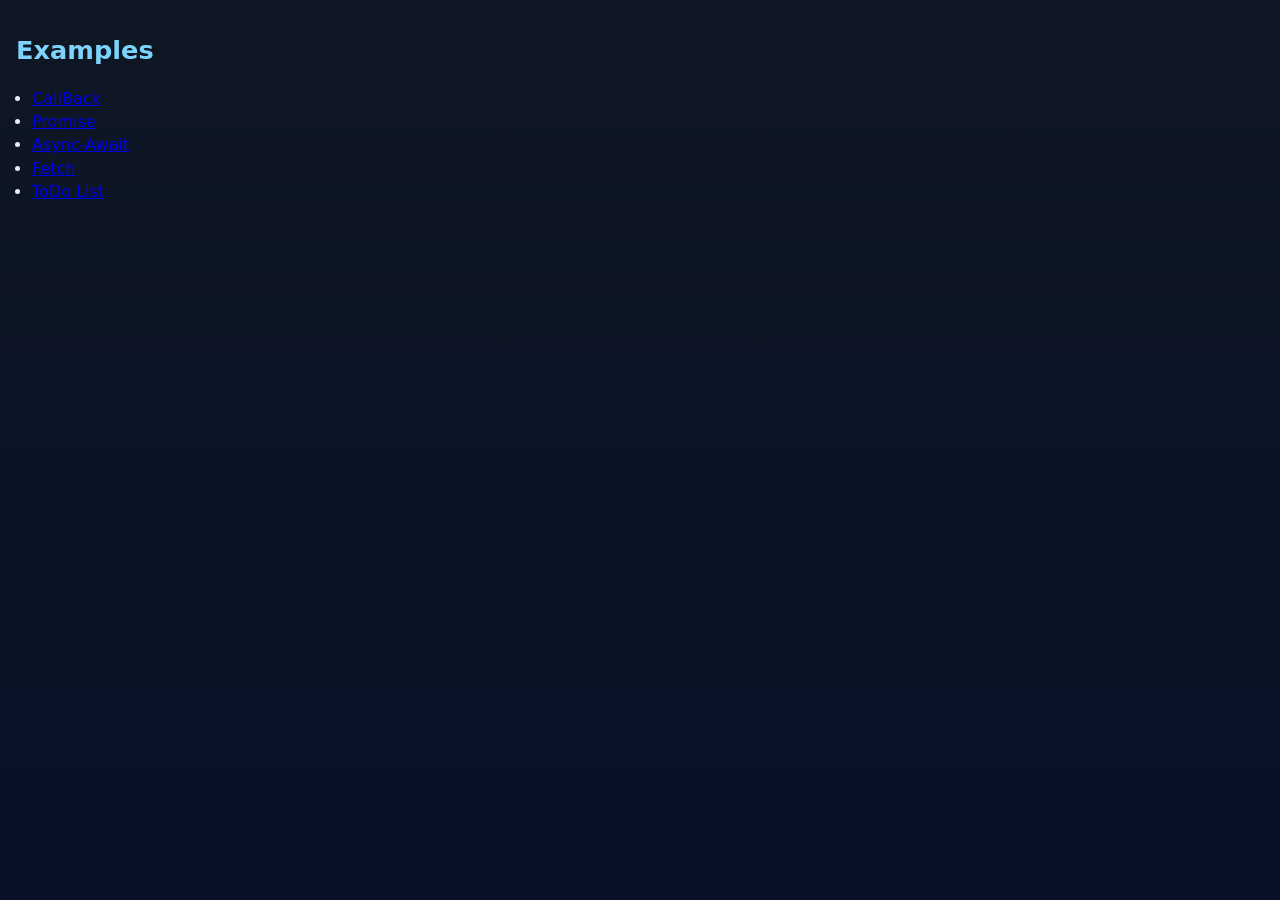
<file: async-js/index.html>
<!DOCTYPE html>
<html lang="en">
<head>
    <meta charset="UTF-8">
    <meta name="viewport" content="width=device-width, initial-scale=1.0">
    <title>Async-js-project</title>
    <link rel="stylesheet" href="css/style.css">
</head>
<body>
    <h1>Examples </h1>
    <ul>
        <li><a href="pages/callback.html">CallBack</a></li>
        <li><a href="pages/promise.html">Promise</a></li>
        <li><a href="pages/async-await.html">Async-Await</a></li>
        <li><a href="pages/fetch.html">Fetch</a></li>
        <li><a href="pages/todo.html">ToDo List</a></li>

    </ul>
</body>
</html>
</file>
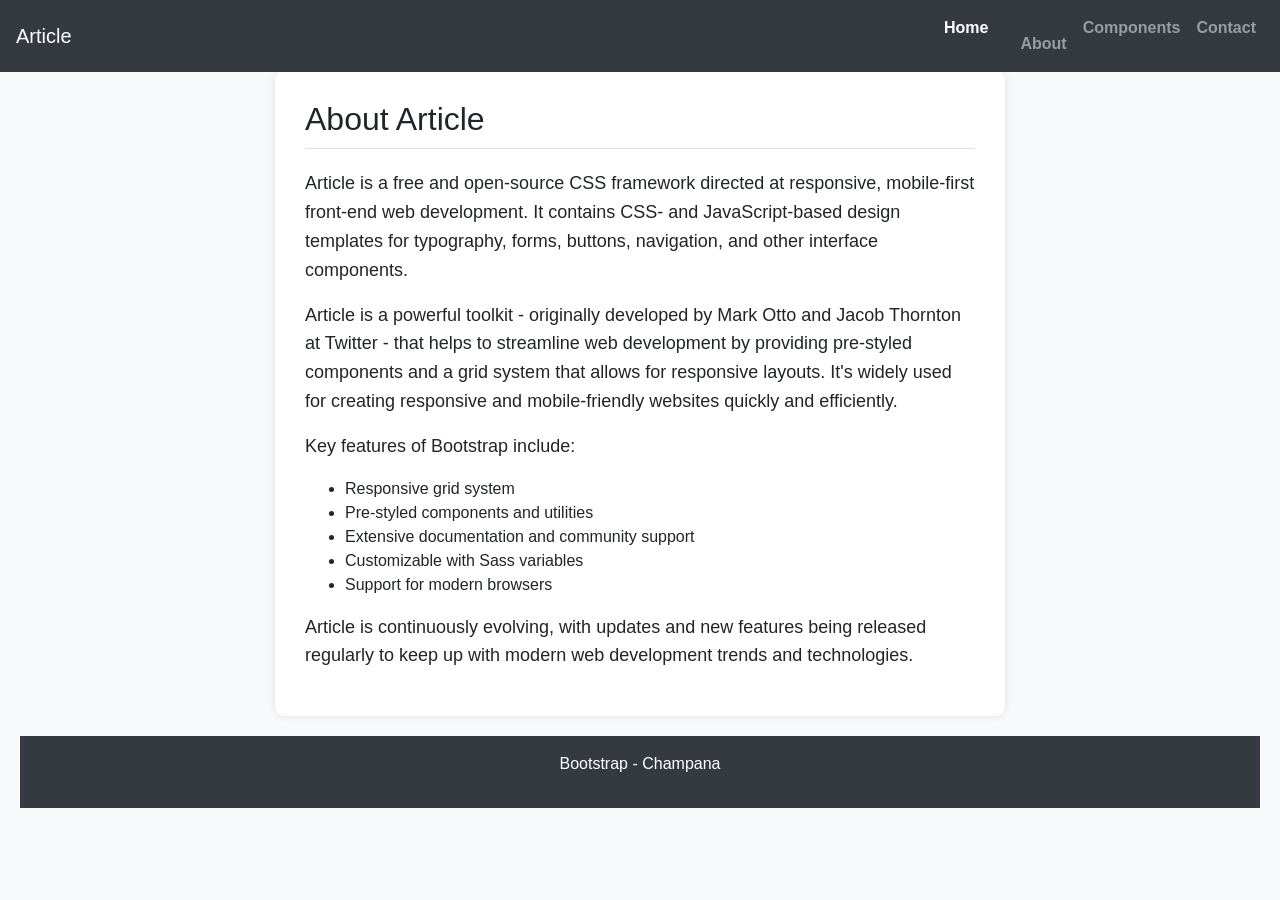
<file: Website/about.html>
<!DOCTYPE html>
<html lang="en">
<head>
  <meta charset="UTF-8">
  <meta name="viewport" content="width=device-width, initial-scale=1.0">
  <title>About Bootstrap</title>
  <!-- Bootstrap CSS -->
  <link rel="stylesheet" href="https://stackpath.bootstrapcdn.com/bootstrap/4.5.2/css/bootstrap.min.css">
  <!-- Internal CSS -->
  <style>
    body {
      background-color: #f8f9fa;
      padding: 20px;
      margin-top: 50px;

    }
    .about-section {
      background-color: #ffffff;
      box-shadow: 0 0 10px rgba(0,0,0,0.1);
      padding: 30px;
      border-radius: 10px;
      margin-bottom: 20px;
    }
    .about-section h2 {
      margin-bottom: 20px;
      border-bottom: 1px solid #dee2e6;
      padding-bottom: 10px;
    }
    .about-section p {
      font-size: 18px;
      line-height: 1.6;
    }
  </style>
</head>
<body>

      <!-- Navigation Bar -->
  <nav class="navbar navbar-expand-lg navbar-dark bg-dark fixed-top">
    <a class="navbar-brand" href="#">Article</a>
    <button class="navbar-toggler" type="button" data-toggle="collapse" data-target="#navbarNav" aria-controls="navbarNav" aria-expanded="false" aria-label="Toggle navigation">
      <span class="navbar-toggler-icon"></span>
    </button>
    <div class="collapse navbar-collapse" id="navbarNav">
      <ul class="navbar-nav ml-auto">
        <li class="nav-item active">
          <a class="nav-link" href="trail.html" target="_self"><b>Home</b>
        </li>
        <li class="nav-item">
          <a class="nav-link" href="about.html"target="_self"><b>About</b></a>
        </li>
        <li class="nav-item">
          <a class="nav-link" href="components.html" target="_self"><b>Components</b></a>
        </li>
        <li class="nav-item">
          <a class="nav-link" href="contact.html" target="_self" ><b>Contact</b></a>
        </li>
      </ul>
    </div>
  </nav>

  <div class="container">
    <div class="row justify-content-center">
      <div class="col-md-8">
        <div class="about-section">
          <h2>About Article</h2>
          <p>Article is a free and open-source CSS framework directed at responsive, mobile-first front-end web development. It contains CSS- and JavaScript-based design templates for typography, forms, buttons, navigation, and other interface components.</p>
          <p>Article is a powerful toolkit - originally developed by Mark Otto and Jacob Thornton at Twitter - that helps to streamline web development by providing pre-styled components and a grid system that allows for responsive layouts. It's widely used for creating responsive and mobile-friendly websites quickly and efficiently.</p>
          <p>Key features of Bootstrap include:</p>
          <ul>
            <li>Responsive grid system</li>
            <li>Pre-styled components and utilities</li>
            <li>Extensive documentation and community support</li>
            <li>Customizable with Sass variables</li>
            <li>Support for modern browsers</li>
          </ul>
          <p>Article is continuously evolving, with updates and new features being released regularly to keep up with modern web development trends and technologies.</p>
        </div>
      </div>
    </div>
  </div>

  <!-- Bootstrap JS and dependencies -->
  <script src="https://code.jquery.com/jquery-3.5.1.slim.min.js"></script>
  <script src="https://cdn.jsdelivr.net/npm/@popperjs/core@2.5.4/dist/umd/popper.min.js"></script>
  <script src="https://stackpath.bootstrapcdn.com/bootstrap/4.5.2/js/bootstrap.min.js"></script>

  <footer class="bg-dark text-white text-center py-3">
    <p>Bootstrap - Champana</p>
  </footer>
</body>
</html>
</file>
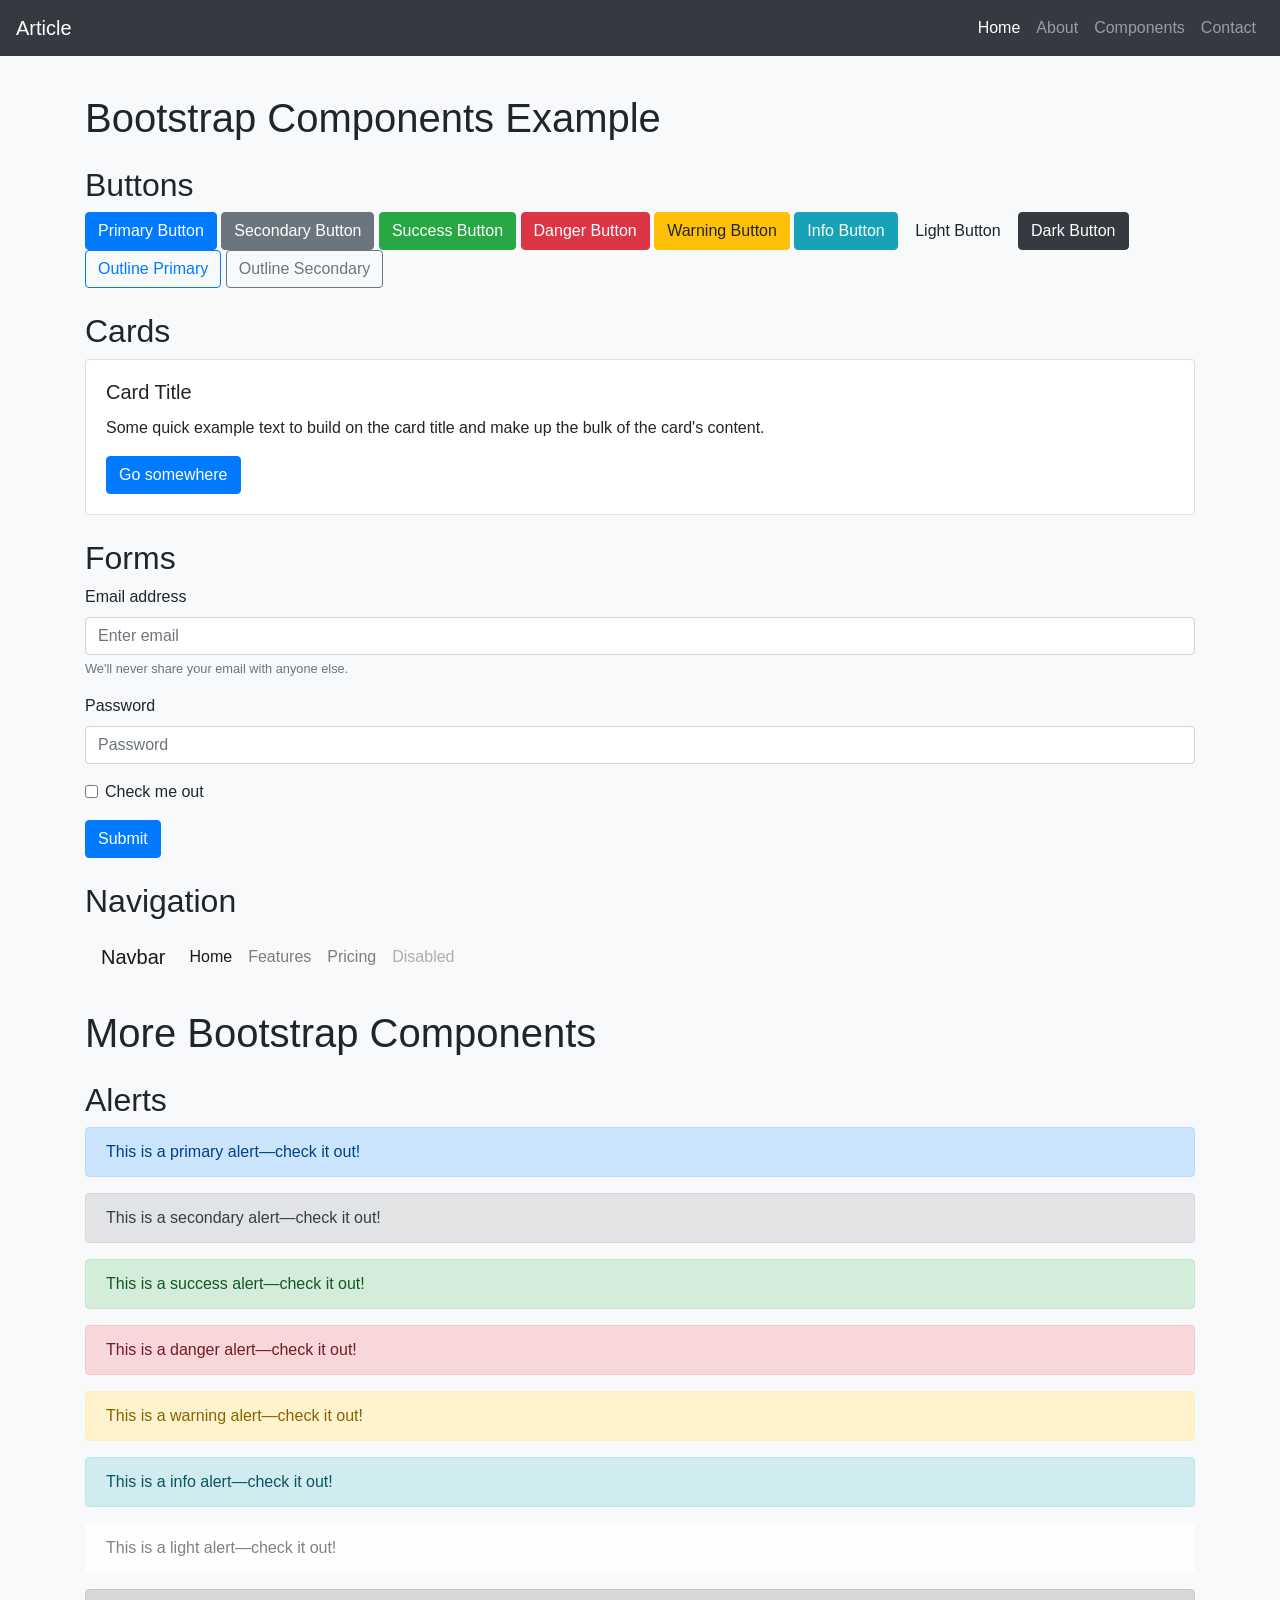
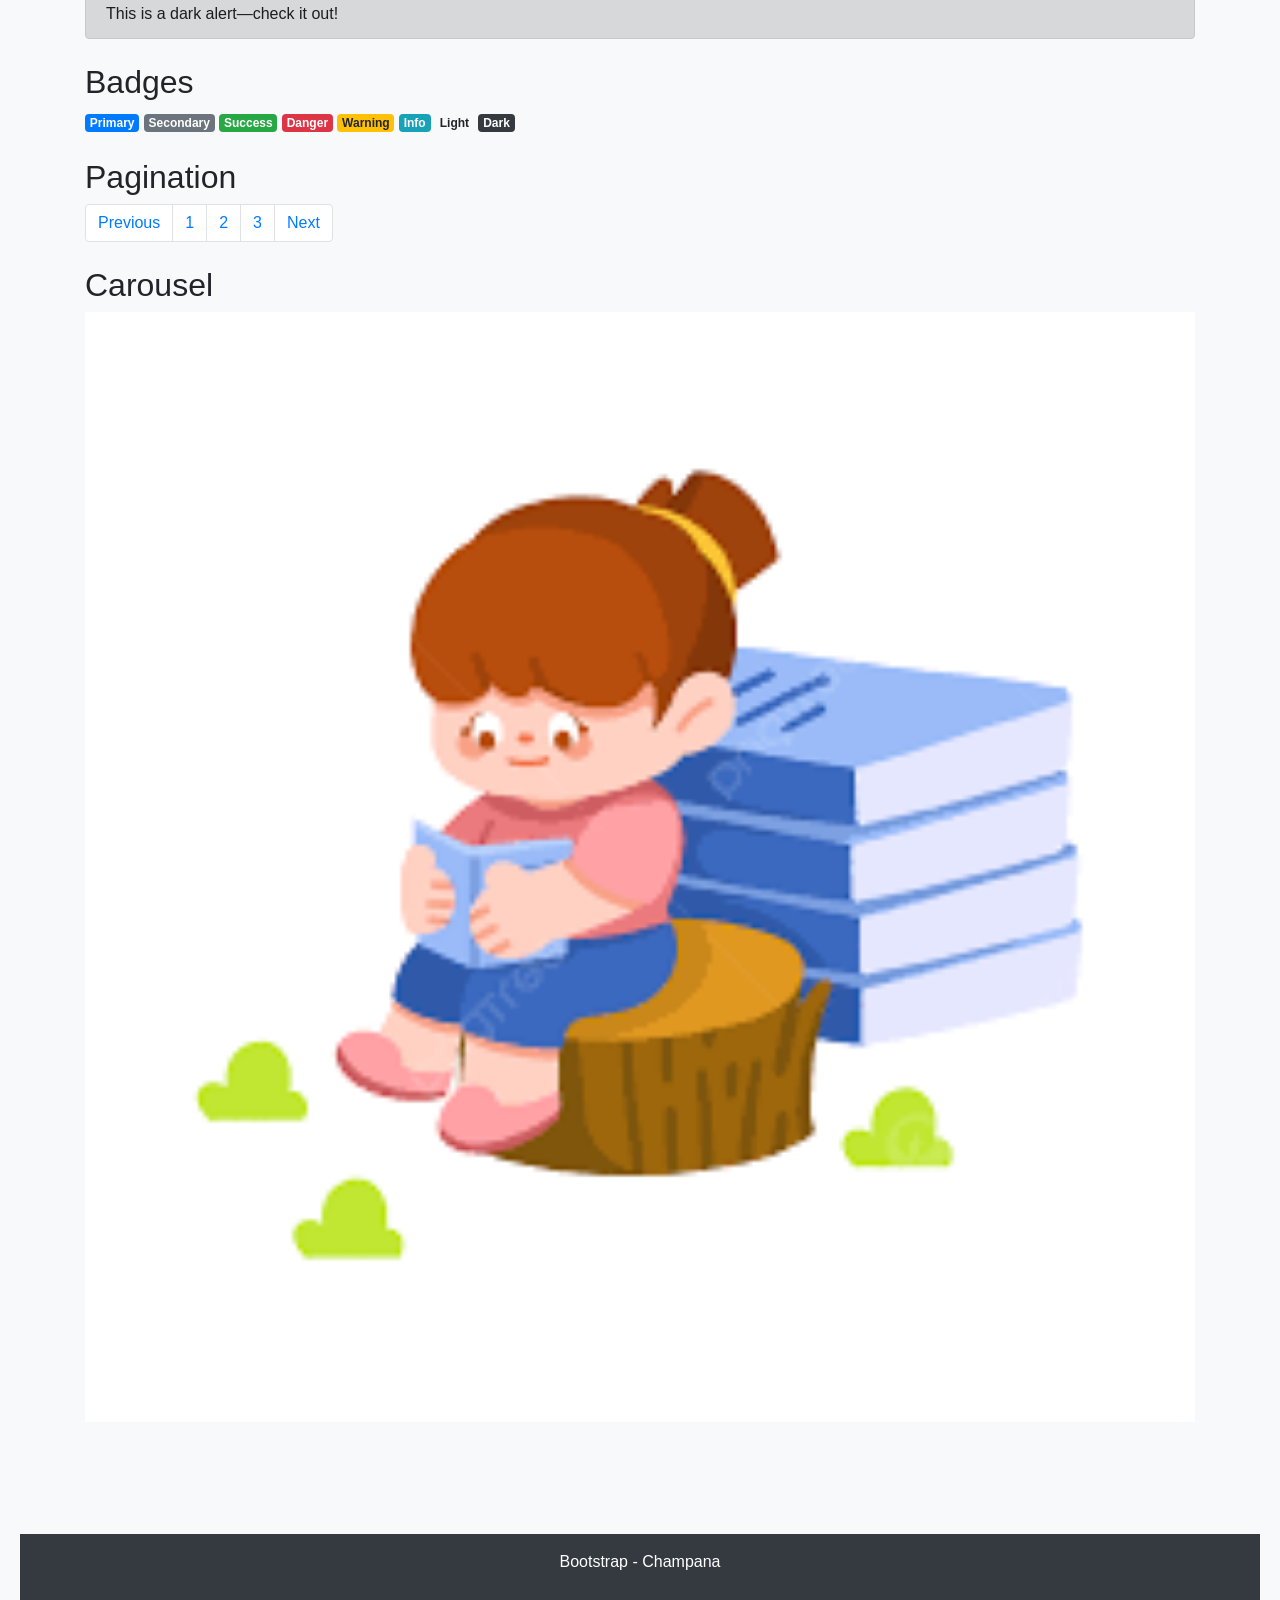
<file: Website/components.html>
<!DOCTYPE html>
<html lang="en">
<head>
  <meta charset="UTF-8">
  <meta name="viewport" content="width=device-width, initial-scale=1.0">
  <title>Bootstrap Components Example</title>
  <!-- Bootstrap CSS -->
  <link rel="stylesheet" href="https://stackpath.bootstrapcdn.com/bootstrap/4.5.2/css/bootstrap.min.css">
  <!-- Internal CSS -->
  <style>
    body {
      padding: 20px;
      background-color: #f8f9fa;
      margin-top: 50px;

    }
    .card {
      margin-bottom: 20px;
    }
  </style>
</head>
<body>

      <!-- Navigation Bar -->
  <nav class="navbar navbar-expand-lg navbar-dark bg-dark fixed-top">
    <a class="navbar-brand" href="#">Article</a>
    <button class="navbar-toggler" type="button" data-toggle="collapse" data-target="#navbarNav" aria-controls="navbarNav" aria-expanded="false" aria-label="Toggle navigation">
      <span class="navbar-toggler-icon"></span>
    </button>
    <div class="collapse navbar-collapse" id="navbarNav">
      <ul class="navbar-nav ml-auto">
        <li class="nav-item active">
          <a class="nav-link" href="#">Home <span class="sr-only">(current)</span></a>
        </li>
        <li class="nav-item">
          <a class="nav-link" href="about.html"target="_self">About</a>
        </li>
        <li class="nav-item">
          <a class="nav-link" href="components.html" target="_self">Components</a>
        </li>
        <li class="nav-item">
          <a class="nav-link" href="contact.html" target="_self" >Contact</a>
        </li>
      </ul>
    </div>
  </nav>

  <div class="container">
    <h1 class="mt-4 mb-4">Bootstrap Components Example</h1>

    <!-- Buttons -->
    <h2>Buttons</h2>
    <button type="button" class="btn btn-primary">Primary Button</button>
    <button type="button" class="btn btn-secondary">Secondary Button</button>
    <button type="button" class="btn btn-success">Success Button</button>
    <button type="button" class="btn btn-danger">Danger Button</button>
    <button type="button" class="btn btn-warning">Warning Button</button>
    <button type="button" class="btn btn-info">Info Button</button>
    <button type="button" class="btn btn-light">Light Button</button>
    <button type="button" class="btn btn-dark">Dark Button</button>
    <button type="button" class="btn btn-outline-primary">Outline Primary</button>
    <button type="button" class="btn btn-outline-secondary">Outline Secondary</button>

    <!-- Cards -->
    <h2 class="mt-4">Cards</h2>
    <div class="card">
      <div class="card-body">
        <h5 class="card-title">Card Title</h5>
        <p class="card-text">Some quick example text to build on the card title and make up the bulk of the card's content.</p>
        <a href="#" class="btn btn-primary">Go somewhere</a>
      </div>
    </div>

    <!-- Forms -->
    <h2 class="mt-4">Forms</h2>
    <form>
      <div class="form-group">
        <label for="exampleInputEmail1">Email address</label>
        <input type="email" class="form-control" id="exampleInputEmail1" aria-describedby="emailHelp" placeholder="Enter email">
        <small id="emailHelp" class="form-text text-muted">We'll never share your email with anyone else.</small>
      </div>
      <div class="form-group">
        <label for="exampleInputPassword1">Password</label>
        <input type="password" class="form-control" id="exampleInputPassword1" placeholder="Password">
      </div>
      <div class="form-check">
        <input type="checkbox" class="form-check-input" id="exampleCheck1">
        <label class="form-check-label" for="exampleCheck1">Check me out</label>
      </div>
      <button type="submit" class="btn btn-primary mt-3">Submit</button>
    </form>

    <!-- Navigation -->
    <h2 class="mt-4">Navigation</h2>
    <nav class="navbar navbar-expand-lg navbar-light bg-light">
      <a class="navbar-brand" href="#">Navbar</a>
      <button class="navbar-toggler" type="button" data-toggle="collapse" data-target="#navbarNav" aria-controls="navbarNav" aria-expanded="false" aria-label="Toggle navigation">
        <span class="navbar-toggler-icon"></span>
      </button>
      <div class="collapse navbar-collapse" id="navbarNav">
        <ul class="navbar-nav">
          <li class="nav-item active">
            <a class="nav-link" href="#">Home <span class="sr-only">(current)</span></a>
          </li>
          <li class="nav-item">
            <a class="nav-link" href="#">Features</a>
          </li>
          <li class="nav-item">
            <a class="nav-link" href="#">Pricing</a>
          </li>
          <li class="nav-item">
            <a class="nav-link disabled" href="#" tabindex="-1" aria-disabled="true">Disabled</a>
          </li>
        </ul>
      </div>
    </nav>

  </div>

  <!-- Bootstrap JS and dependencies -->
  <script src="https://code.jquery.com/jquery-3.5.1.slim.min.js"></script>
  <script src="https://cdn.jsdelivr.net/npm/@popperjs/core@2.5.4/dist/umd/popper.min.js"></script>
  <script src="https://stackpath.bootstrapcdn.com/bootstrap/4.5.2/js/bootstrap.min.js"></script>



  
    <div class="container">
      <h1 class="mt-4 mb-4">More Bootstrap Components</h1>
  
      <!-- Alerts -->
      <h2>Alerts</h2>
      <div class="alert alert-primary" role="alert">
        This is a primary alert—check it out!
      </div>
      <div class="alert alert-secondary" role="alert">
        This is a secondary alert—check it out!
      </div>
      <div class="alert alert-success" role="alert">
        This is a success alert—check it out!
      </div>
      <div class="alert alert-danger" role="alert">
        This is a danger alert—check it out!
      </div>
      <div class="alert alert-warning" role="alert">
        This is a warning alert—check it out!
      </div>
      <div class="alert alert-info" role="alert">
        This is a info alert—check it out!
      </div>
      <div class="alert alert-light" role="alert">
        This is a light alert—check it out!
      </div>
      <div class="alert alert-dark" role="alert">
        This is a dark alert—check it out!
      </div>
  
      <!-- Badges -->
      <h2 class="mt-4">Badges</h2>
      <span class="badge badge-primary">Primary</span>
      <span class="badge badge-secondary">Secondary</span>
      <span class="badge badge-success">Success</span>
      <span class="badge badge-danger">Danger</span>
      <span class="badge badge-warning">Warning</span>
      <span class="badge badge-info">Info</span>
      <span class="badge badge-light">Light</span>
      <span class="badge badge-dark">Dark</span>
  
      <!-- Pagination -->
      <h2 class="mt-4">Pagination</h2>
      <nav aria-label="Page navigation example">
        <ul class="pagination">
          <li class="page-item"><a class="page-link" href="#">Previous</a></li>
          <li class="page-item"><a class="page-link" href="#">1</a></li>
          <li class="page-item"><a class="page-link" href="#">2</a></li>
          <li class="page-item"><a class="page-link" href="#">3</a></li>
          <li class="page-item"><a class="page-link" href="#">Next</a></li>
        </ul>
      </nav>
  
      <!-- Carousel -->
      <h2 class="mt-4">Carousel</h2>
      <div id="carouselExampleIndicators" class="carousel slide" data-ride="carousel">
        <ol class="carousel-indicators">
          <li data-target="#carouselExampleIndicators" data-slide-to="0" class="active"></li>
          <li data-target="#carouselExampleIndicators" data-slide-to="1"></li>
          <li data-target="#carouselExampleIndicators" data-slide-to="2"></li>
        </ol>
        <div class="carousel-inner">
          <div class="carousel-item active">
            <img src="Article1.png" class="d-block w-100" alt="LOGO">
          </div>
          <div class="carousel-item">
            <img src="Article2.png" class="d-block w-100" alt="LOG">
          </div>
          <div class="carousel-item">
            <img src="Article3.png" class="d-block w-100" alt="LOGO">
          </div>
        </div>
        <a class="carousel-control-prev" href="#carouselExampleIndicators" role="button" data-slide="prev">
          <span class="carousel-control-prev-icon" aria-hidden="true"></span>
          <span class="sr-only">Previous</span>
        </a>
        <a class="carousel-control-next" href="#carouselExampleIndicators" role="button" data-slide="next">
          <span class="carousel-control-next-icon" aria-hidden="true"></span>
          <span class="sr-only">Next</span>
        </a>
      </div>
  
    </div>
  
    <footer style="margin-top: 9%;" class="bg-dark text-white text-center py-3">
        <p>Bootstrap - Champana</p>
      </footer>

</body>
</html>
</file>
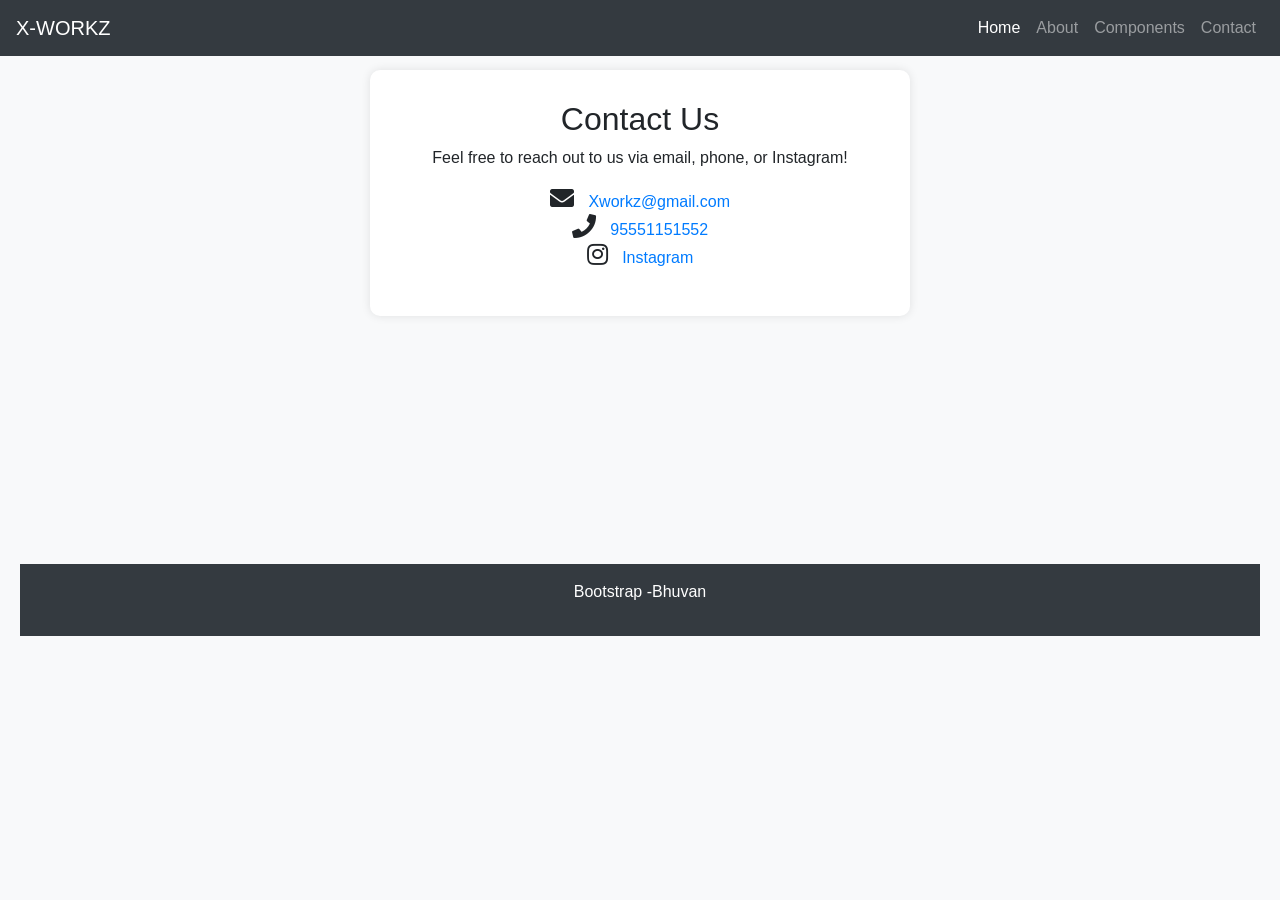
<file: Website/contact.html>
<!DOCTYPE html>
<html lang="en">
<head>
  <meta charset="UTF-8">
  <meta name="viewport" content="width=device-width, initial-scale=1.0">
  <title>Contact Us</title>
  <!-- Bootstrap CSS -->
  <link rel="stylesheet" href="https://stackpath.bootstrapcdn.com/bootstrap/4.5.2/css/bootstrap.min.css">
  <!-- Font Awesome for icons -->
  <link rel="stylesheet" href="https://cdnjs.cloudflare.com/ajax/libs/font-awesome/5.15.4/css/all.min.css">
  <!-- Internal CSS -->
  <style>
    body {
      background-color: #f8f9fa;
      padding: 20px;
      margin-top: 50px;
    }
    .contact-info {
      background-color: #ffffff;
      box-shadow: 0 0 10px rgba(0,0,0,0.1);
      padding: 30px;
      border-radius: 10px;
    }
    .icon {
      font-size: 24px;
      margin-right: 10px;
    }
  </style>
</head>
<body>

      <!-- Navigation Bar -->
  <nav class="navbar navbar-expand-lg navbar-dark bg-dark fixed-top">
    <a class="navbar-brand" href="#">X-WORKZ</a>
    <button class="navbar-toggler" type="button" data-toggle="collapse" data-target="#navbarNav" aria-controls="navbarNav" aria-expanded="false" aria-label="Toggle navigation">
      <span class="navbar-toggler-icon"></span>
    </button>
    <div class="collapse navbar-collapse" id="navbarNav">
      <ul class="navbar-nav ml-auto">
        <li class="nav-item active">
          <a class="nav-link" href="trail.html">Home <span class="sr-only">(current)</span></a>
        </li>
        <li class="nav-item">
          <a class="nav-link" href="about.html"target="_self">About</a>
        </li>
        <li class="nav-item">
          <a class="nav-link" href="components.html" target="_self">Components</a>
        </li>
        <li class="nav-item">
          <a class="nav-link" href="contact.html" target="_self" >Contact</a>
        </li>
      </ul>
    </div>
  </nav>

  <div class="container">
    <div class="row justify-content-center">
      <div class="col-md-6">
        <div class="contact-info text-center">
          <h2>Contact Us</h2>
          <p>Feel free to reach out to us via email, phone, or Instagram!</p>
          <ul class="list-unstyled">
            <li><i class="fas fa-envelope icon"></i> <a href="mailto:contact@example.com" target="_blank">Xworkz@gmail.com </a></li>
            <li><i class="fas fa-phone icon"></i> <a href="tel:" target="_blank">95551151552</a></li>
            <li><i class="fab fa-instagram icon"></i> <a href="https://www.instagram.com/" target="_blank">Instagram</a></li>
          </ul>
        </div>
      </div>
    </div>
  </div>

  <!-- Bootstrap JS and dependencies -->
  <script src="https://code.jquery.com/jquery-3.5.1.slim.min.js"></script>
  <script src="https://cdn.jsdelivr.net/npm/@popperjs/core@2.5.4/dist/umd/popper.min.js"></script>
  <script src="https://stackpath.bootstrapcdn.com/bootstrap/4.5.2/js/bootstrap.min.js"></script>

  <footer style="margin-top: 20%;" class="bg-dark text-white text-center py-3">
    <p>Bootstrap -Bhuvan</p>
  </footer>
</body>
</html>
</file>
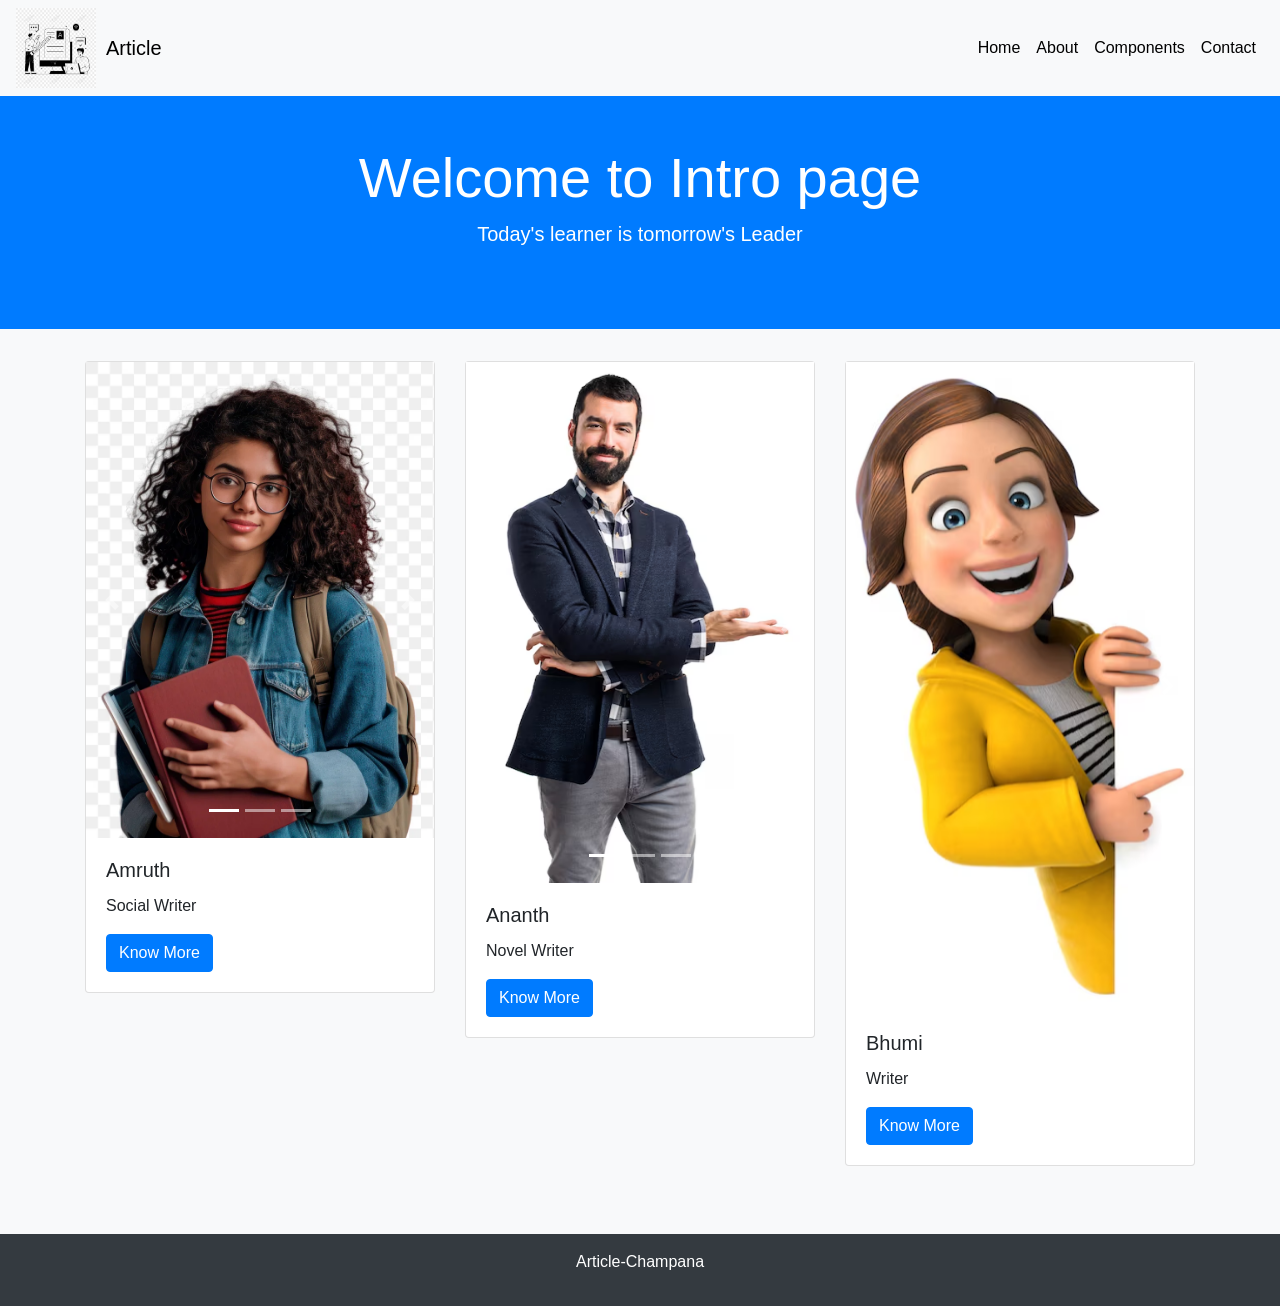
<file: Website/trail.html>
<!DOCTYPE html>
<html lang="en">
  <head>
    <link href="https://cdn.jsdelivr.net/npm/bootstrap@5.3.3/dist/css/bootstrap.min.css" rel="stylesheet" integrity="sha384-QWTKZyjpPEjISv5WaRU9OFeRpok6YctnYmDr5pNlyT2bRjXh0JMhjY6hW+ALEwIH" crossorigin="anonymous">
    <script src="https://cdn.jsdelivr.net/npm/bootstrap@5.3.3/dist/js/bootstrap.bundle.min.js" integrity="sha384-YvpcrYf0tY3lHB60NNkmXc5s9fDVZLESaAA55NDzOxhy9GkcIdslK1eN7N6jIeHz" crossorigin="anonymous"></script>
    <meta charset="UTF-8" />
    <meta name="viewport" content="width=device-width, initial-scale=1.0" />
    <title>Writers Team Page</title>
    <!-- Bootstrap CSS -->
    <link
      href="https://stackpath.bootstrapcdn.com/bootstrap/4.5.2/css/bootstrap.min.css"
      rel="stylesheet"
    />
    <!-- Internal CSS -->
    <style>
      body {
        padding-top: 5rem;
        background-color: #f8f9fa;
      }
      .jumbotron {
        background-color: #007bff;
        color: #ffffff;
      }
      .card {
        margin-bottom: 20px;
      }
      .navbar {
        background-color: #f8f9fa;
      }
    </style>
  </head>
  <body>
    <!-- Navigation Bar -->
    <nav class="navbar navbar-expand-lg navbar-dark fixed-top">
      <img
        width="80px"
        height="80px"
        src="Article2.png"
        alt="Description"
        style="margin-right: 10px"
      />
      <a class="navbar-brand" href="trail.html" style="color: black"
        >Article</a
      >
      <button
        class="navbar-toggler"
        type="button"
        data-toggle="collapse"
        data-target="#navbarNav"
        aria-controls="navbarNav"
        aria-expanded="false"
        aria-label="Toggle navigation"
      >
        <span class="navbar-toggler-icon"></span>
      </button>
      <div class="collapse navbar-collapse" id="navbarNav">
        <ul class="navbar-nav ml-auto">
          <li class="nav-item active">
            <a
              class="nav-link"
              href="trail.html"
              target="_self"
              style="color: black"
              >Home</a
            >
          </li>
          <li class="nav-item">
            <a
              class="nav-link"
              href="about.html"
              target="_self"
              style="color: black"
              >About</a
            >
          </li>
          <li class="nav-item">
            <a
              class="nav-link"
              href="components.html"
              target="_self"
              style="color: black"
              >Components</a
            >
          </li>
          <li class="nav-item">
            <a
              class="nav-link"
              href="contact.html"
              target="_self"
              style="color: black"
              >Contact</a
            >
          </li>
        </ul>
      </div>
    </nav>

    <!-- Jumbotron -->
    <div class="jumbotron jumbotron-fluid">
      <div class="container text-center">
        <h1 class="display-4">Welcome to Intro page</h1>
        <p class="lead">Today's learner is tomorrow's Leader</p>
      </div>
    </div>

    <!-- Content -->
    <div class="container">
      <div class="row">
        <!-- Card 1 -->
        <div class="col-md-4">
          <div class="card">
            <div id="carouselExampleIndicators6" class="carousel slide">
              <div class="carousel-indicators">
                <button type="button" data-bs-target="#carouselExampleIndicators6" data-bs-slide-to="0" class="active" aria-current="true" aria-label="Slide 1"></button>
                <button type="button" data-bs-target="#carouselExampleIndicators6" data-bs-slide-to="1" aria-label="Slide 2"></button>
                <button type="button" data-bs-target="#carouselExampleIndicators6" data-bs-slide-to="2" aria-label="Slide 3"></button>
              </div>
              <div class="carousel-inner">
                <div class="carousel-item active">
                  <img src="img1.webp" class="d-block w-100" alt="...">
                </div>
                <div class="carousel-item">
                  <img src="img2.png" class="d-block w-100" alt="...">
                </div>
                <div class="carousel-item">
                  <img src="gates.jpeg" class="d-block w-100" alt="...">
                </div>
              </div>
              <button class="carousel-control-prev" type="button" data-bs-target="#carouselExampleIndicators6" data-bs-slide="prev">
                <span class="carousel-control-prev-icon" aria-hidden="true"></span>
                <span class="visually-hidden">Previous</span>
              </button>
              <button class="carousel-control-next" type="button" data-bs-target="#carouselExampleIndicators6" data-bs-slide="next">
                <span class="carousel-control-next-icon" aria-hidden="true"></span>
                <span class="visually-hidden">Next</span>
              </button>
            </div>
            <div class="card-body">
              <h5 class="card-title">Amruth</h5>
              <p class="card-text">Social Writer</p>
              <!-- Button trigger modal -->
              <button
                type="button"
                class="btn btn-primary"
                data-toggle="modal"
                data-target="#modalOmkar"
              >
                Know More
              </button>

              <!-- Modal -->
              <div
                class="modal fade"
                id="modalOmkar"
                tabindex="-1"
                role="dialog"
                aria-labelledby="modalOmkarLabel"
                aria-hidden="true"
              >
                <div class="modal-dialog modal-dialog-centered" role="document">
                  <div class="modal-content">
                    <div class="modal-header">
                      <h5 class="modal-title" id="modalOmkarLabel">Akash</h5>
                      <button
                        type="button"
                        class="close"
                        data-dismiss="modal"
                        aria-label="Close"
                      >
                        <span aria-hidden="true">&times;</span>
                      </button>
                    </div>
                    <div class="modal-body">
                      <p>Economic Writer</p>
                    </div>
                    <div class="modal-footer">
                      <button
                        type="button"
                        class="btn btn-secondary"
                        data-dismiss="modal"
                      >
                        Close
                      </button>
                      <button type="button" class="btn btn-primary">Understood</button>
                    </div>
                  </div>
                </div>
              </div>
            </div>
          </div>
        </div>

        <!-- Card 2 -->
        <div class="col-md-4">
          <div class="card">
            <div id="carouselExampleIndicators9" class="carousel slide">
              <div class="carousel-indicators">
                <button type="button" data-bs-target="#carouselExampleIndicators9" data-bs-slide-to="0" class="active" aria-current="true" aria-label="Slide 1"></button>
                <button type="button" data-bs-target="#carouselExampleIndicators9" data-bs-slide-to="1" aria-label="Slide 2"></button>
                <button type="button" data-bs-target="#carouselExampleIndicators9" data-bs-slide-to="2" aria-label="Slide 3"></button>
              </div>
              <div class="carousel-inner">
                <div class="carousel-item active">
                  <img src="ananth.avif" class="d-block w-100" alt="...">
                </div>
                <div class="carousel-item">
                  <img src="abhraham.jpeg" class="d-block w-100" alt="...">
                </div>
                <div class="carousel-item">
                  <img src="jhon.jpeg" class="d-block w-100" alt="...">
                </div>
              </div>
              <button class="carousel-control-prev" type="button" data-bs-target="#carouselExampleIndicators9" data-bs-slide="prev">
                <span class="carousel-control-prev-icon" aria-hidden="true"></span>
                <span class="visually-hidden">Previous</span>
              </button>
              <button class="carousel-control-next" type="button" data-bs-target="#carouselExampleIndicators9" data-bs-slide="next">
                <span class="carousel-control-next-icon" aria-hidden="true"></span>
                <span class="visually-hidden">Next</span>
              </button>
            </div>
            <div class="card-body">
              <h5 class="card-title">Ananth</h5>
              <p class="card-text">Novel Writer</p>
              <!-- Button trigger modal -->
              <button
                type="button"
                class="btn btn-primary"
                data-toggle="modal"
                data-target="#modalShantanu"
              >
                Know More
              </button>

              <!-- Modal -->
              <div
                class="modal fade"
                id="modalShantanu"
                tabindex="-1"
                role="dialog"
                aria-labelledby="modalShantanuLabel"
                aria-hidden="true"
              >
                <div class="modal-dialog modal-dialog-centered" role="document">
                  <div class="modal-content">
                    <div class="modal-header">
                      <h5 class="modal-title" id="modalShantanuLabel">Ananth</h5>
                      <button
                        type="button"
                        class="close"
                        data-dismiss="modal"
                        aria-label="Close"
                      >
                        <span aria-hidden="true">&times;</span>
                      </button>
                    </div>
                    <div class="modal-body">
                      <p>Novel Writer</p>
                    </div>
                    <div class="modal-footer">
                      <button
                        type="button"
                        class="btn btn-secondary"
                        data-dismiss="modal"
                      >
                        Close
                      </button>
                      <button type="button" class="btn btn-primary">Understood</button>
                    </div>
                  </div>
                </div>
              </div>
            </div>
          </div>
        </div>

        <!-- Card 3 -->
        <div class="col-md-4">
          <div class="card">
            <div id="carouselExampleIndicators1" class="carousel slide">
              <div class="carousel-indicators">
                <button type="button" data-bs-target="#carouselExampleIndicators" data-bs-slide-to="0" class="active" aria-current="true" aria-label="Slide 1"></button>
                <button type="button" data-bs-target="#carouselExampleIndicators" data-bs-slide-to="1" aria-label="Slide 2"></button>
                <button type="button" data-bs-target="#carouselExampleIndicators" data-bs-slide-to="2" aria-label="Slide 3"></button>
              </div>
              <div class="carousel-inner">
                <div class="carousel-item active">
                  <img src="IMG3.avif" class="d-block w-100" alt="...">
                </div>
                <div class="carousel-item">
                  <img src="img1.webp" class="d-block w-100" alt="...">
                </div>
                <div class="carousel-item">
                  <img src="img1.webp" class="d-block w-100" alt="...">
                </div>
              </div>
              <button class="carousel-control-prev" type="button" data-bs-target="#carouselExampleIndicators1" data-bs-slide="prev">
                <span class="carousel-control-prev-icon" aria-hidden="true"></span>
                <span class="visually-hidden">Previous</span>
              </button>
              <button class="carousel-control-next" type="button" data-bs-target="#carouselExampleIndicators1" data-bs-slide="next">
                <span class="carousel-control-next-icon" aria-hidden="true"></span>
                <span class="visually-hidden">Next</span>
              </button>
            </div>
            <div class="card-body">
              <h5 class="card-title">Bhumi</h5>
              <p class="card-text">Writer</p>
              <!-- Button trigger modal -->
              <button
                type="button"
                class="btn btn-primary"
                data-toggle="modal"
                data-target="#modalAkshara"
              >
                Know More
              </button>

              <!-- Modal -->
              <div
                class="modal fade"
                id="modalAkshara"
                tabindex="-1"
                role="dialog"
                aria-labelledby="modalAksharaLabel"
                aria-hidden="true"
              >
                <div class="modal-dialog modal-dialog-centered" role="document">
                  <div class="modal-content">
                    <div class="modal-header">
                      <h5 class="modal-title" id="modalAksharaLabel">Bhumi</h5>
                      <button
                        type="button"
                        class="close"
                        data-dismiss="modal"
                        aria-label="Close"
                      >
                        <span aria-hidden="true">&times;</span>
                      </button>
                    </div>
                    <div class="modal-body">
                      <p>Writer</p>
                    </div>
                    <div class="modal-footer">
                      <button
                        type="button"
                        class="btn btn-secondary"
                        data-dismiss="modal"
                      >
                        Close
                      </button>
                      <button type="button" class="btn btn-primary">Understood</button>
                    </div>
                  </div>
                </div>
              </div>
            </div>
          </div>
        </div>
      </div>
    </div>

    <!-- Footer -->
    <footer class="bg-dark text-white text-center py-3 mt-5">
      <p>Article-Champana</p>
    </footer>

    <!-- Bootstrap JS and dependencies -->
    <script src="https://code.jquery.com/jquery-3.5.1.slim.min.js"></script>
    <script src="https://cdn.jsdelivr.net/npm/@popperjs/core@2.5.4/dist/umd/popper.min.js"></script>
    <script src="https://stackpath.bootstrapcdn.com/bootstrap/4.5.2/js/bootstrap.min.js"></script>
  </body>
</html>
</file>
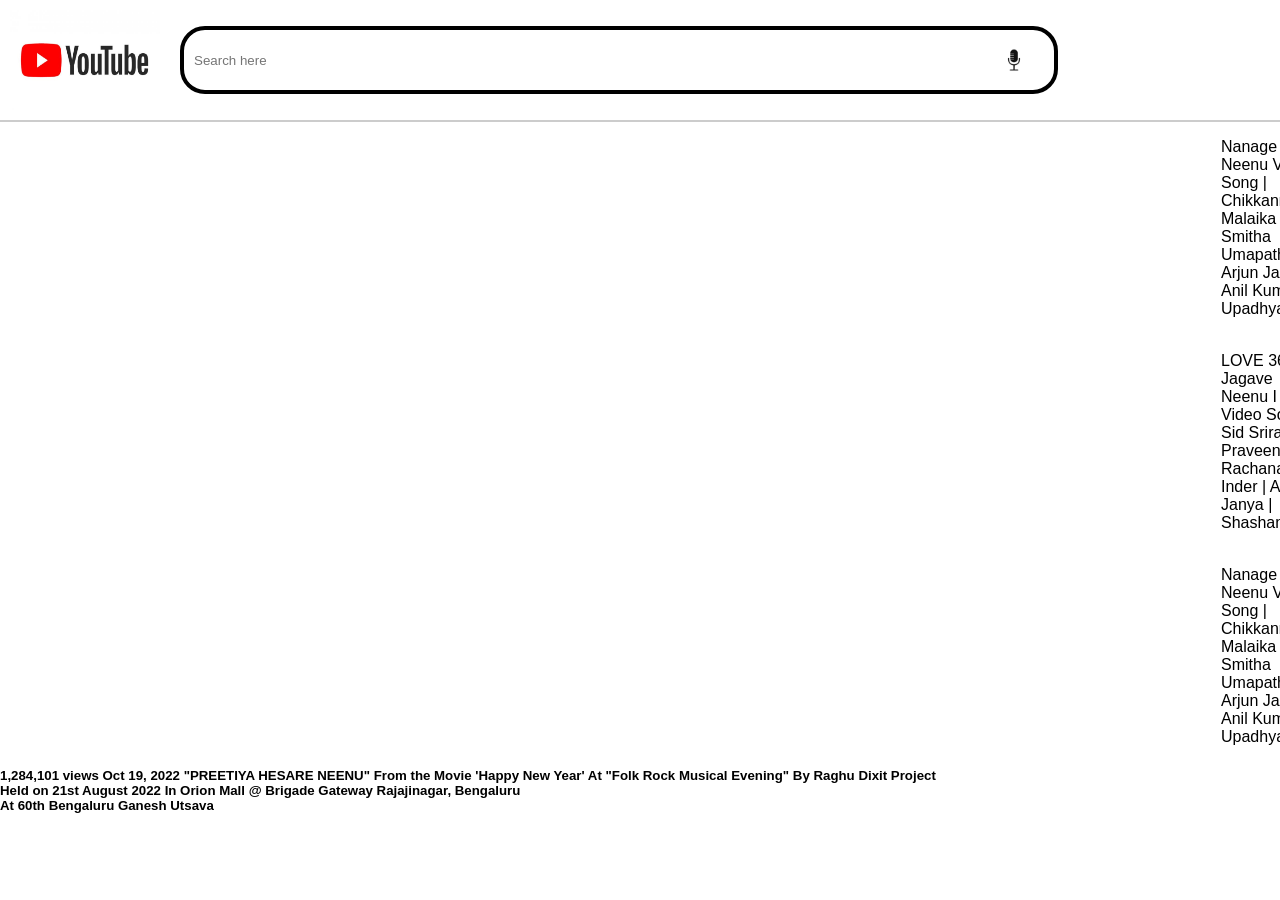
<file: youtube/youtube.html>
<!DOCTYPE html>
<html>
<head>
    <title>Youtube</title>
    <style>

body {
            margin: 0;
            font-family: Arial, sans-serif;
            overflow-x: hidden; /* Prevent horizontal scrolling */
        }
        .navbar {
            display: flex;
            align-items: center;
            padding: 10px;
            border-bottom: 2px solid #ccc;
        }
        .logo {
            margin-right: 20px;
        }
        .champ {
            border: 2px solid rgb(77, 11, 153);
            border-radius: 25px;
            padding: 5px;
            display: flex;
            align-items: center;
            border-radius: 25px;
            border: 4px solid black;
        }
        .champ input[type="text"] {
            width: 800px;
            height: 40px;
            border: none;
            padding: 5px;
            border-radius: 5px;
        }
        .container {
            display: flex;
            gap: 1px;  /* Adjust the gap between main content and right container */
        }
        .main-content {
            flex: 1;
        }
        .right-container {
            display: flex;
            flex-direction: column;
            align-items: flex-start;
            flex: 1;
            
        }
        .right-item {
            display: flex;
            margin-bottom: 2px; /* Space between each video and its description */
        }
        .content {
            max-width: 400px;
            text-align: left;
            margin-left: 20px; /* Space between the video and its description */
            
        }
        .right-image {
            flex: 1;
        }
        .description {
            margin-top: 20px;
            text-decoration:solid;
            
        }
        .bell{
            margin-left: 450px;
        }
        .right-container{
            flex: 1;
        }
    </style>
</head>
<body>
    <nav class="navbar">
        <img src="logo.jpg" alt="YouTube Logo" class="logo" width="150" height="100">
        <div class="champ">
            <input type="text" placeholder="Search here">
            <img src="microphone-icon-vector-illustration.jpg" class="logo" width="30" height="28">
        </div>
        <div class="bell">
            <img  src="bell.png" class="logo" width="50" height="40" >
            
        </div>
    <div class="create">
        <img src="WhatsApp Image 2024-07-22 at 4.13.28 PM.jpeg" class="logo" width="35" height="28">
    </div>
    
    </nav>
   
    <div class="container">
        <div class="main-content">
            <iframe width="1000" height="620" src="https://www.youtube.com/embed/I6LuJQa5jtE?si=HZ_SR5S0mCyfLDbB" title="YouTube video player" frameborder="0" allow="accelerometer; autoplay; clipboard-write; encrypted-media; gyroscope; picture-in-picture; web-share" referrerpolicy="strict-origin-when-cross-origin" allowfullscreen></iframe>
            <div class="description">
                <h5>1,284,101 views  Oct 19, 2022
                    "PREETIYA HESARE NEENU"
                    From the Movie 'Happy New Year'
                    At "Folk Rock Musical Evening"
                    By Raghu Dixit Project<br>
                    Held on 21st August 2022
                    In Orion Mall @ Brigade Gateway Rajajinagar, Bengaluru<br>
                    At 60th Bengaluru Ganesh Utsava</h5>
            </div>
        </div>
        <div class="right-container">
            <div class="right-item">
                <div class="right-image">
                    <iframe width="200px" height="120vh" src="https://www.youtube.com/embed/_YRZ0jON6Pk?si=H5p7oWyXW9dsK0H8" title="YouTube video player" frameborder="0" allow="accelerometer; autoplay; clipboard-write; encrypted-media; gyroscope; picture-in-picture; web-share" referrerpolicy="strict-origin-when-cross-origin" allowfullscreen></iframe>
                </div>
                <div class="content">
                    <p>Nanage Neenu Video Song | Chikkanna | Malaika | Smitha Umapathy | Arjun Janya | Anil Kumar | Upadhyaksha</p>
                </div>
            </div>
            <div class="right-item">
                <div class="right-image">
                    <iframe width="200px" height="120vh " src="https://www.youtube.com/embed/Y-yK6J9i95E?si=AkKpnAfPJOsuQgiU" title="YouTube video player" frameborder="0" allow="accelerometer; autoplay; clipboard-write; encrypted-media; gyroscope; picture-in-picture; web-share" referrerpolicy="strict-origin-when-cross-origin" allowfullscreen></iframe>
                </div>
                <div class="content">
                    <p>LOVE 360 | Jagave Neenu I Video Song | Sid Sriram | Praveen | Rachana Inder | Arjun Janya | Shashank</p>
                </div>
            </div>
            <div class="right-item">
                <div class="right-image">
                    <iframe width="200px" height="120vh" src="https://www.youtube.com/embed/gH_RYRwVrVM?si=yhs5GSS4MblXv-ME" title="YouTube video player" frameborder="0" allow="accelerometer; autoplay; clipboard-write; encrypted-media; gyroscope; picture-in-picture; web-share" referrerpolicy="strict-origin-when-cross-origin" allowfullscreen></iframe>
                </div>
                <div class="content">
                    <p>Nanage Neenu Video Song | Chikkanna | Malaika | Smitha Umapathy | Arjun Janya | Anil Kumar | Upadhyaksha</p>
                </div>
            </div>
        </div>
    </div>
</body>
</html>
</file>
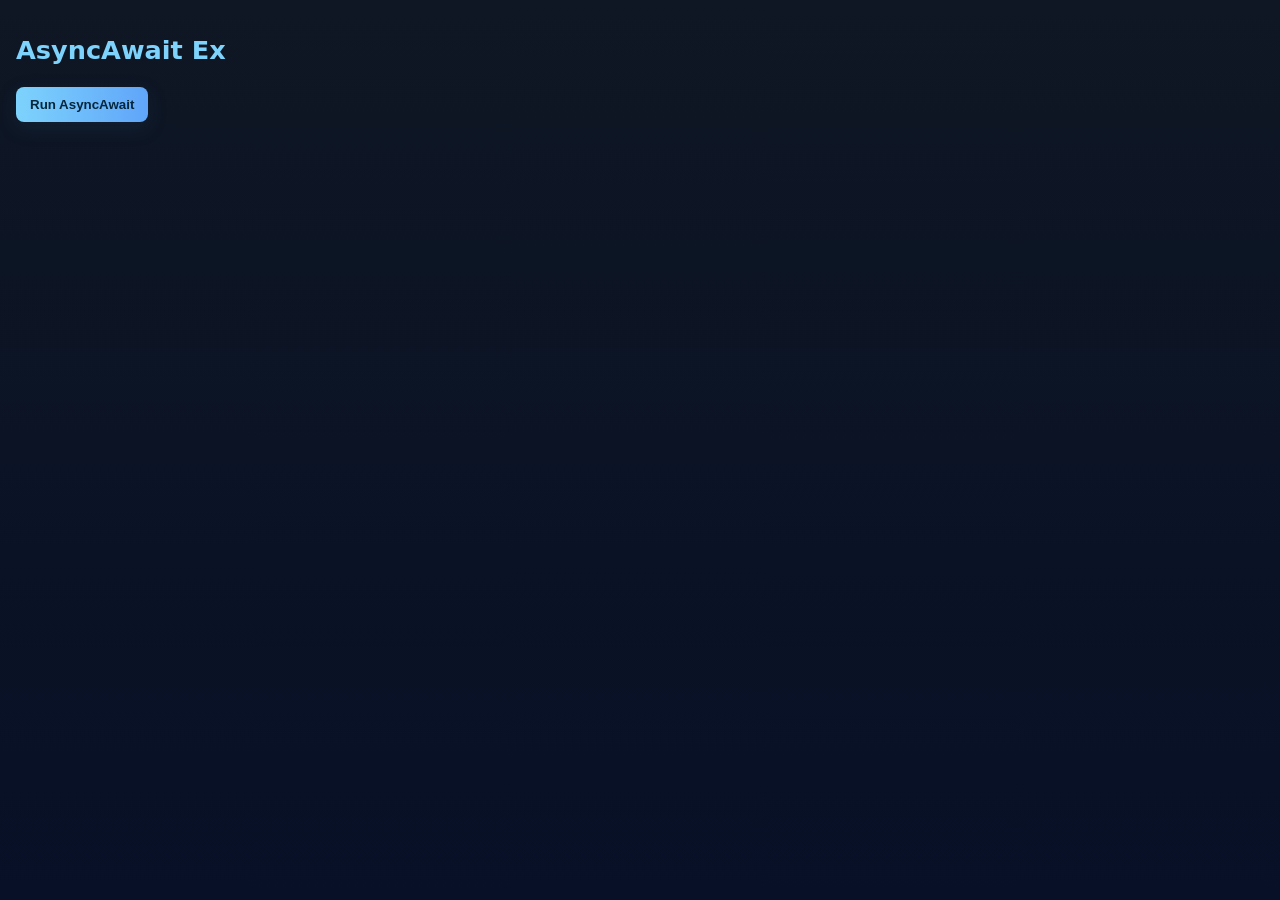
<file: async-js/pages/async-await.html>
<!DOCTYPE html>
<html lang="en">
<head>
    <meta charset="UTF-8">
    <meta name="viewport" content="width=device-width, initial-scale=1.0">
    <title>Async-Await demo</title>
    <link rel="stylesheet" href="../css/style.css">
</head>
<body>
    <h1>AsyncAwait Ex</h1>
    <button id="run">Run AsyncAwait</button>
    <script src="../js/async-await.js"></script>
   </body>
</html>
</file>
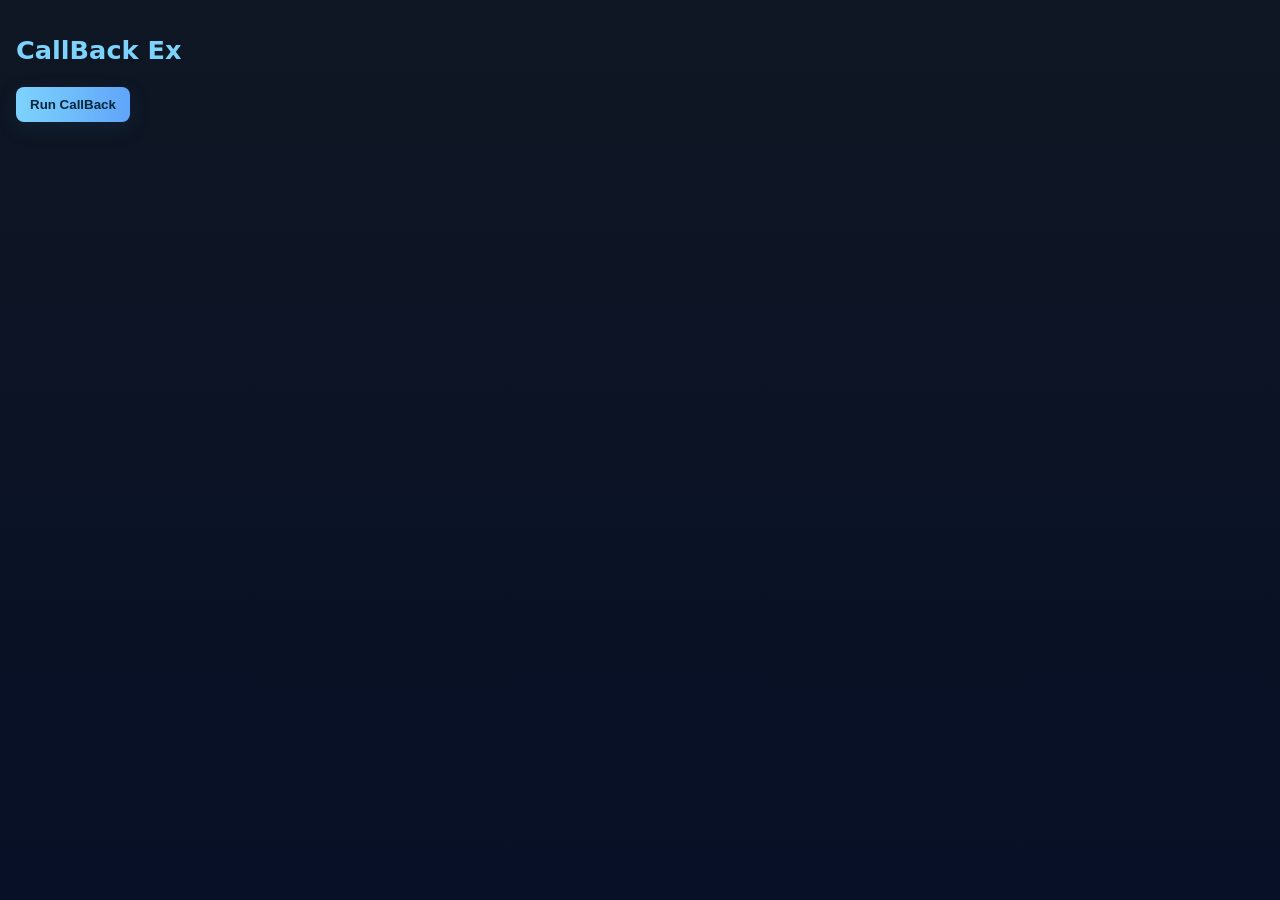
<file: async-js/pages/callback.html>
<!DOCTYPE html>
<html lang="en">
<head>
    <meta charset="UTF-8">
    <meta name="viewport" content="width=device-width, initial-scale=1.0">
    <title>Call Back demo</title>
    <link rel="stylesheet" href="../css/style.css">
</head>
<body>
    <h1>CallBack Ex</h1>
    <button id="run">Run CallBack</button>
    <script src="../js/callback.js"></script>
    </body>
</html>
</file>
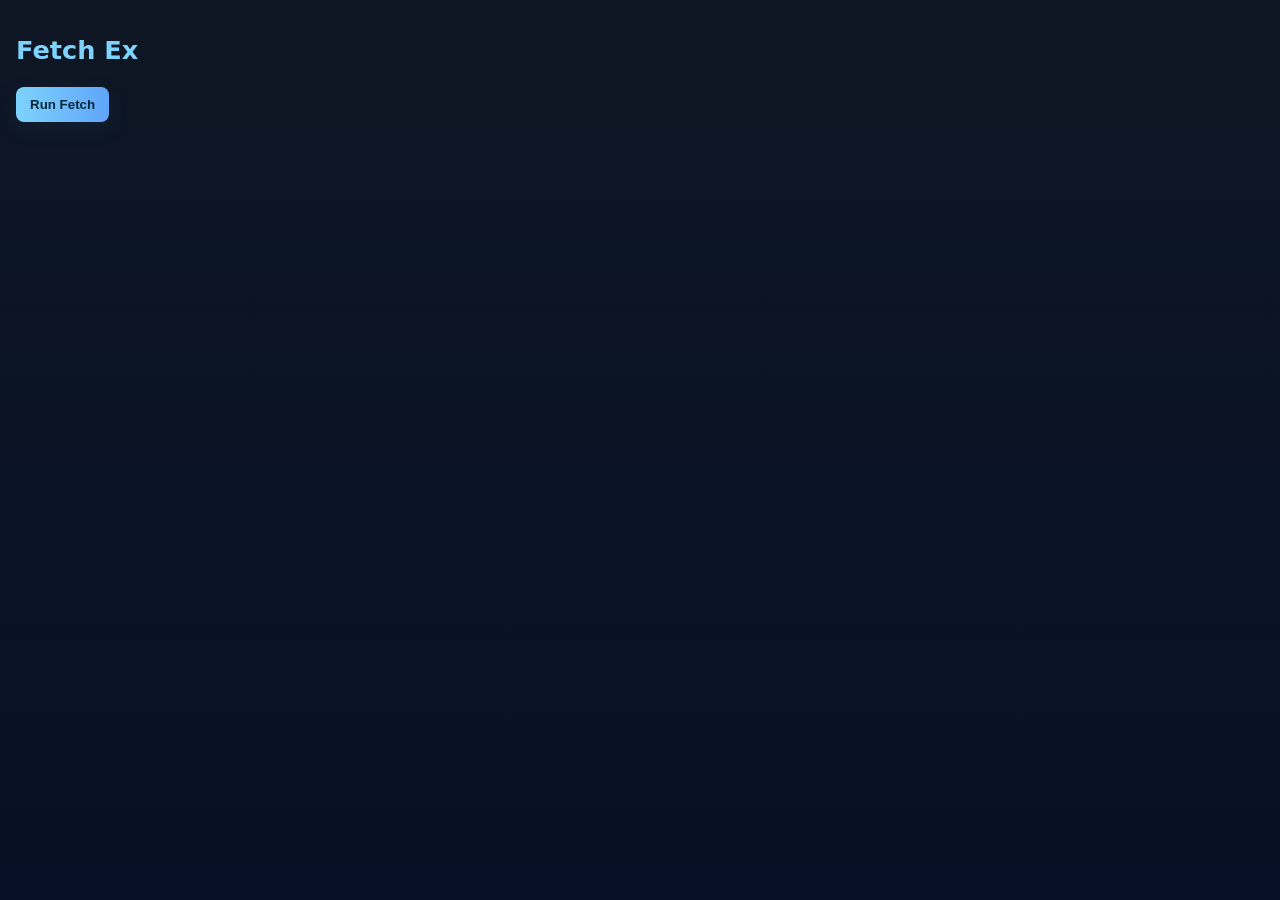
<file: async-js/pages/fetch.html>
<!DOCTYPE html>
<html lang="en">
<head>
    <meta charset="UTF-8">
    <meta name="viewport" content="width=device-width, initial-scale=1.0">
    <title>Fetch demo</title>
    <link rel="stylesheet" href="../css/style.css">
</head>
<body>
    <h1>Fetch Ex</h1>
    <button id="run">Run Fetch</button>
    <script src="../js/fetch.js"></script>
   </body>
</html>
</file>
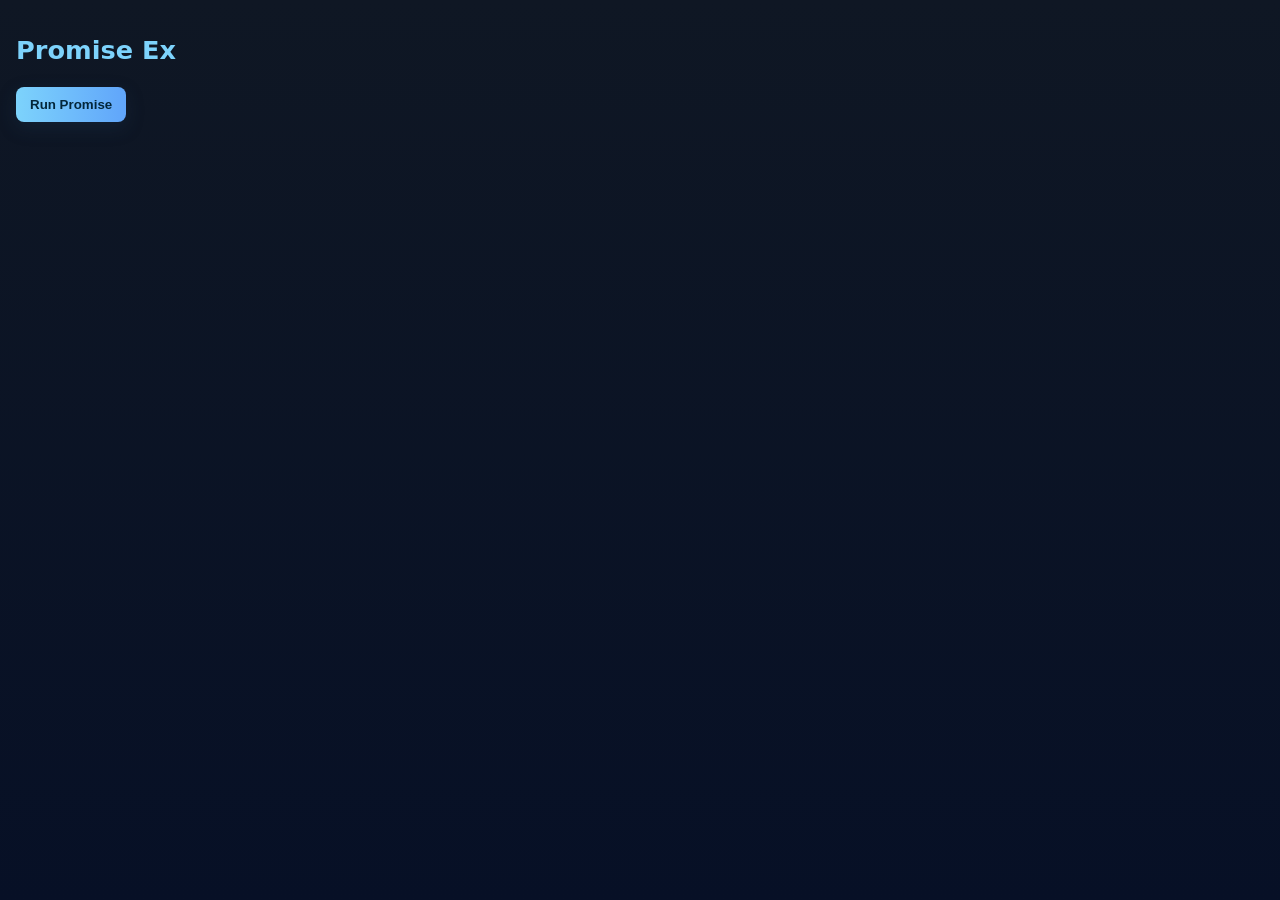
<file: async-js/pages/promise.html>
<!DOCTYPE html>
<html lang="en">
<head>
    <meta charset="UTF-8">
    <meta name="viewport" content="width=device-width, initial-scale=1.0">
    <title>Promise demo</title>
    <link rel="stylesheet" href="../css/style.css">
</head>
<body>
    <h1>Promise Ex</h1>
    <button id="run">Run Promise</button>
    <script src="../js/promise.js"></script>
   </body>
</html>
</file>
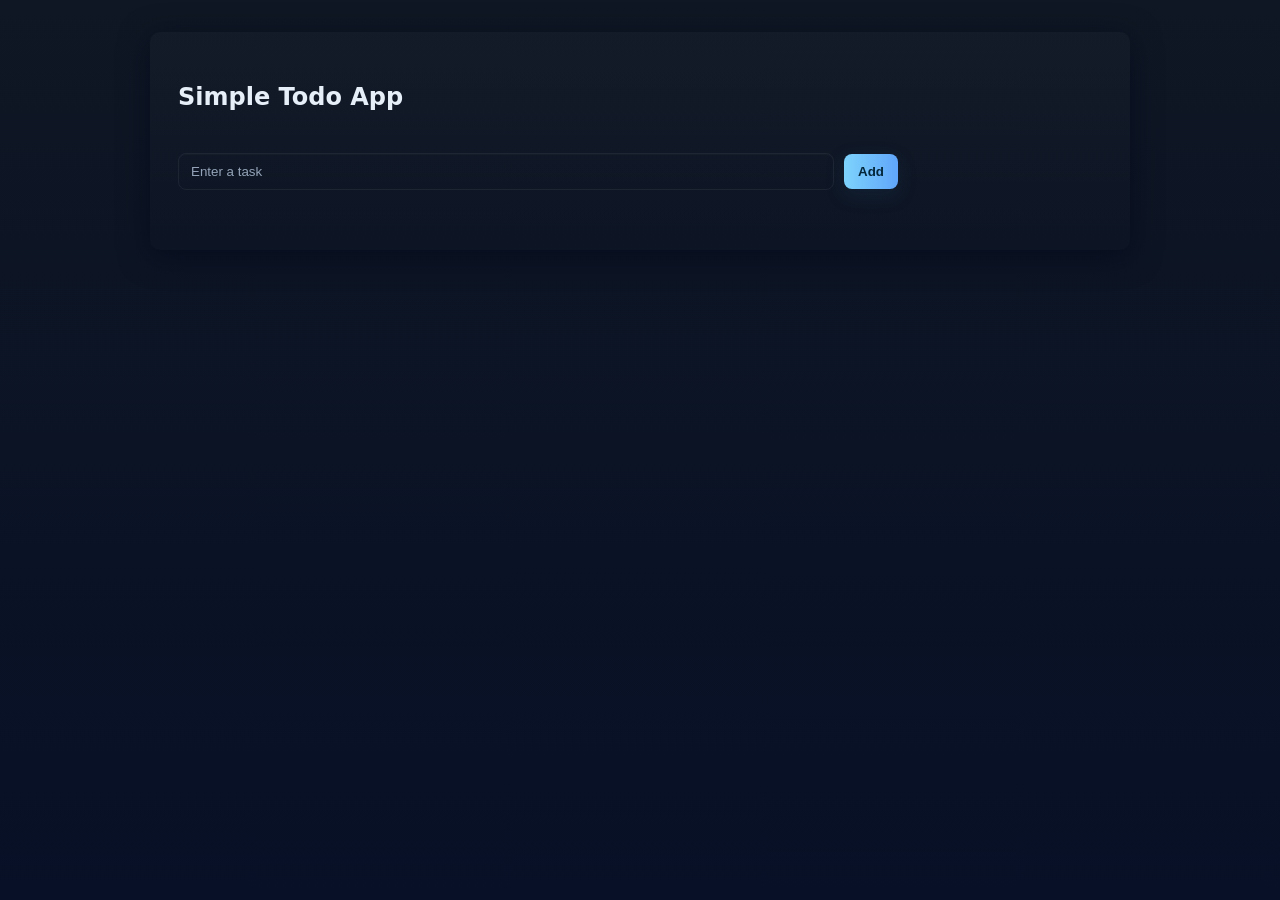
<file: async-js/pages/todo.html>
<!DOCTYPE html>
<html lang="en">
<head>
    <meta charset="UTF-8">
    <meta name="viewport" content="width=device-width, initial-scale=1.0">
    <title>ToDo list</title>
        <link rel="stylesheet" href="../css/style.css">
</head>
<body>
</body>
     <div class="site-wrap">
         <div class="demo todo-app">
             <h2>Simple Todo App</h2>

             <div class="todo-controls">
                 <input id="todoInput" type="text" placeholder="Enter a task">
                 <button class="btn" id="addBtn" onclick="addTodo()">Add</button>
             </div>

             <ul id="todoList" class="todo-list"></ul>
         </div>
     </div>

     <script src="../js/todo.js"></script>
</body>
</html>
</file>
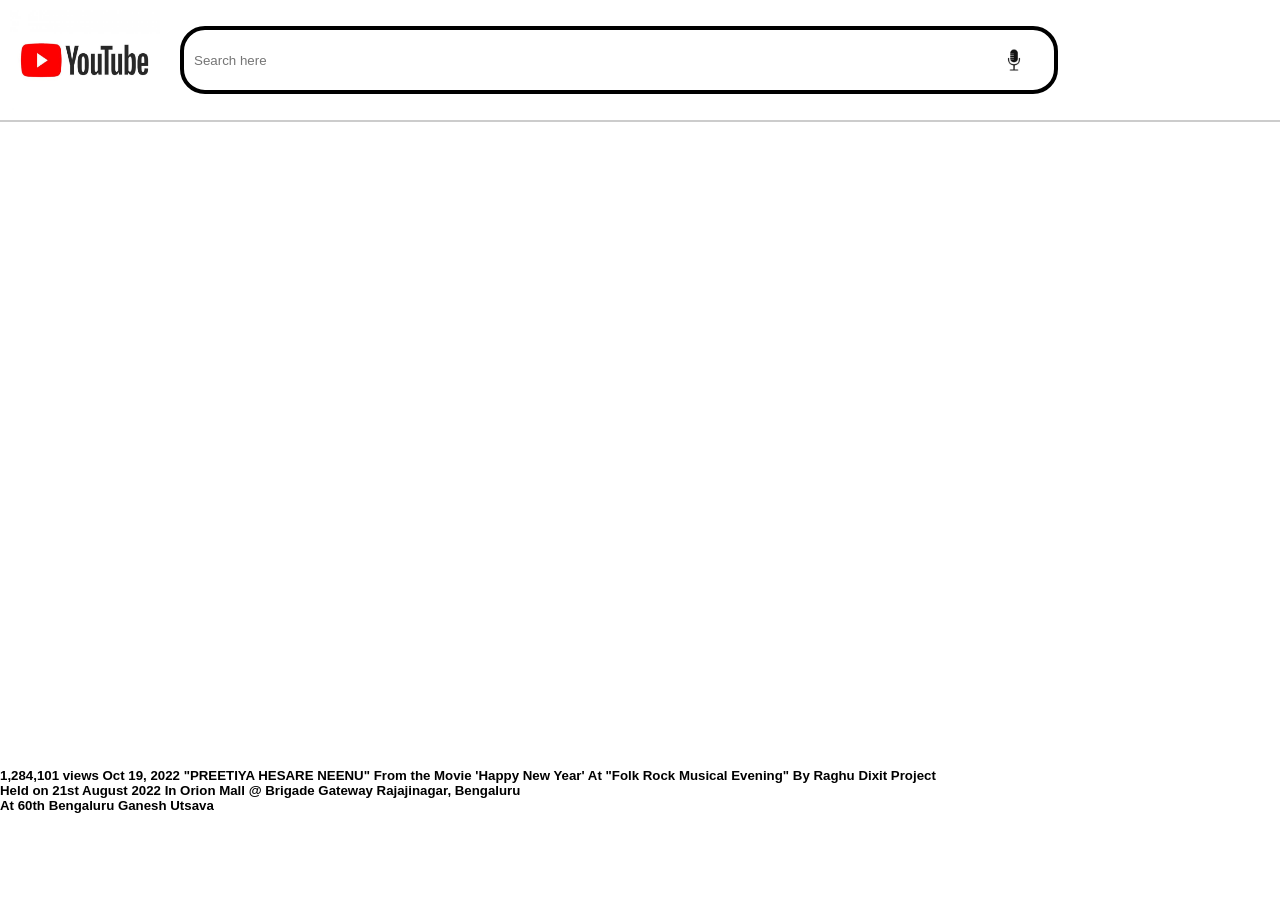
<file: Web-technology/youtube/youtube.html>
<!DOCTYPE html>
<html>
<head>
    <title>Youtube</title>
    <style>

body {
            margin: 0;
            font-family: Arial, sans-serif;
            overflow-x: hidden; /* Prevent horizontal scrolling */
        }
        .navbar {
            display: flex;
            align-items: center;
            padding: 10px;
            border-bottom: 2px solid #ccc;
        }
        .logo {
            margin-right: 20px;
        }
        .champ {
            border: 2px solid rgb(77, 11, 153);
            border-radius: 25px;
            padding: 5px;
            display: flex;
            align-items: center;
            border-radius: 25px;
            border: 4px solid black;
        }
        .champ input[type="text"] {
            width: 800px;
            height: 40px;
            border: none;
            padding: 5px;
            border-radius: 5px;
        }
        .container {
            display: flex;
            gap: 1px;  /* Adjust the gap between main content and right container */
        }
        .main-content {
            flex: 1;
        }
        .right-container {
            display: flex;
            flex-direction: column;
            align-items: flex-start;
            flex: 1;
            
        }
        .right-item {
            display: flex;
            margin-bottom: 2px; /* Space between each video and its description */
        }
        .content {
            max-width: 400px;
            text-align: left;
            margin-left: 20px; /* Space between the video and its description */
            
        }
        .right-image {
            flex: 1;
        }
        .description {
            margin-top: 20px;
            text-decoration:solid;
            
        }
        .bell{
            margin-left: 450px;
        }
        
    </style>
</head>
<body>
    <nav class="navbar">
        <img src="logo.jpg" alt="YouTube Logo" class="logo" width="150" height="100">
        <div class="champ">
            <input type="text" placeholder="Search here">
            <img src="microphone-icon-vector-illustration.jpg" class="logo" width="30" height="28">
        </div>
        <div class="bell">
            <img  src="bell.png" class="logo" width="50" height="40" >
            
        </div>
    <div class="create">
        <img src="WhatsApp Image 2024-07-22 at 4.13.28 PM.jpeg" class="logo" width="35" height="28">
    </div>
    
    </nav>
   
    <div class="container">
        <div class="main-content">
            <iframe width="1000" height="620" src="https://www.youtube.com/embed/I6LuJQa5jtE?si=HZ_SR5S0mCyfLDbB" title="YouTube video player" frameborder="0" allow="accelerometer; autoplay; clipboard-write; encrypted-media; gyroscope; picture-in-picture; web-share" referrerpolicy="strict-origin-when-cross-origin" allowfullscreen></iframe>
            <div class="description">
                <h5>1,284,101 views  Oct 19, 2022
                    "PREETIYA HESARE NEENU"
                    From the Movie 'Happy New Year'
                    At "Folk Rock Musical Evening"
                    By Raghu Dixit Project<br>
                    Held on 21st August 2022
                    In Orion Mall @ Brigade Gateway Rajajinagar, Bengaluru<br>
                    At 60th Bengaluru Ganesh Utsava</h5>
            </div>
        </div>
        <div class="right-container">
            <div class="right-item">
                <div class="right-image">
                    <iframe width="400px" height="315vh" src="https://www.youtube.com/embed/_YRZ0jON6Pk?si=H5p7oWyXW9dsK0H8" title="YouTube video player" frameborder="0" allow="accelerometer; autoplay; clipboard-write; encrypted-media; gyroscope; picture-in-picture; web-share" referrerpolicy="strict-origin-when-cross-origin" allowfullscreen></iframe>
                </div>
                <div class="content">
                    <p>Nanage Neenu Video Song | Chikkanna | Malaika | Smitha Umapathy | Arjun Janya | Anil Kumar | Upadhyaksha</p>
                </div>
            </div>
            <div class="right-item">
                <div class="right-image">
                    <iframe width="400" height="315" src="https://www.youtube.com/embed/Y-yK6J9i95E?si=AkKpnAfPJOsuQgiU" title="YouTube video player" frameborder="0" allow="accelerometer; autoplay; clipboard-write; encrypted-media; gyroscope; picture-in-picture; web-share" referrerpolicy="strict-origin-when-cross-origin" allowfullscreen></iframe>
                </div>
                <div class="content">
                    <p>LOVE 360 | Jagave Neenu I Video Song | Sid Sriram | Praveen | Rachana Inder | Arjun Janya | Shashank</p>
                </div>
            </div>
        </div>
    </div>
</body>
</html>
</file>
<file: async-js/css/style.css>
/* Unified stylesheet for async-js pages */
:root{
	--bg:#0f1724;
	--card:#0b1220;
	--accent:#7dd3fc;
	--muted:#94a3b8;
	--glass: rgba(255,255,255,0.03);
	--radius:10px;
}

*{box-sizing:border-box}
html,body{height:100%}
body{
	margin:0;
	font-family: Inter, ui-sans-serif, system-ui, -apple-system, "Segoe UI", Roboto, "Helvetica Neue", Arial;
	background: linear-gradient(180deg,var(--bg) 0%, #071026 100%);
	color:#e6eef8;
	-webkit-font-smoothing:antialiased;
	-moz-osx-font-smoothing:grayscale;
	line-height:1.45;
	padding:32px 16px;
}

.site-wrap{
	max-width:980px;
	margin:0 auto;
	background: linear-gradient(180deg, rgba(255,255,255,0.02), transparent);
	padding:28px;
	border-radius:var(--radius);
	box-shadow: 0 6px 30px rgba(2,6,23,0.6);
}

h1{font-size:1.6rem;margin:0 0 18px;color:var(--accent);}

/* Index list as cards */
ul.examples{
	list-style:none;padding:0;margin:0;display:grid;grid-template-columns:repeat(auto-fit,minmax(220px,1fr));gap:16px;
}
ul.examples li{background:var(--card);padding:14px;border-radius:8px;border:1px solid var(--glass);}
ul.examples a{color:#e6faff;text-decoration:none;display:block;font-weight:600}
ul.examples a:hover{color:var(--accent);transform:translateY(-3px)}

/* Generic button */
button, .btn{
	appearance:none;border:0;padding:10px 14px;border-radius:8px;background:linear-gradient(90deg,var(--accent),#60a5fa);color:#03263a;font-weight:700;cursor:pointer;
	box-shadow:0 6px 18px rgba(32,64,96,0.25);
}
button:active{transform:translateY(1px)}

/* Page-specific layout for demo pages */
.demo{
	display:flex;flex-direction:column;gap:18px;align-items:flex-start;
}
.demo p{color:var(--muted)}

/* Small utilities */
.muted{color:var(--muted)}

/* Responsive tweaks */
@media (max-width:560px){
	body{padding:18px}
	h1{font-size:1.3rem}
}

/* Make default lists on index page use the examples class if plain ul used */
body > ul{margin:0;padding:0 0 0 1rem}

/* --- Todo app styles --- */
.todo-app{width:100%;max-width:720px}
.todo-controls{display:flex;gap:10px;align-items:center;width:100%;margin-bottom:14px}
.todo-controls input#todoInput{
	flex:1;padding:10px 12px;border-radius:8px;border:1px solid rgba(255,255,255,0.06);background:transparent;color:inherit;
	box-shadow: inset 0 1px 0 rgba(255,255,255,0.02);
}
.todo-controls input#todoInput::placeholder{color:var(--muted)}
.todo-list{list-style:none;padding:0;margin:0;display:flex;flex-direction:column;gap:8px}
.todo-list li{
	display:flex;align-items:center;justify-content:space-between;padding:10px 12px;border-radius:8px;background:rgba(255,255,255,0.02);
	border:1px solid rgba(255,255,255,0.03);
}
.todo-list li .text{flex:1}
.todo-list button{margin-left:12px;padding:6px 10px;border-radius:8px;border:0;cursor:pointer}
.todo-list button.delete{background:transparent;color:#ffb4b4;border:1px solid rgba(255,80,80,0.12)}
.todo-list button.delete:hover{background:rgba(255,80,80,0.06)}

/* small screens */
@media (max-width:420px){
	.todo-controls{flex-direction:column;align-items:stretch}
	.todo-controls .btn{width:100%}
}
</file>
